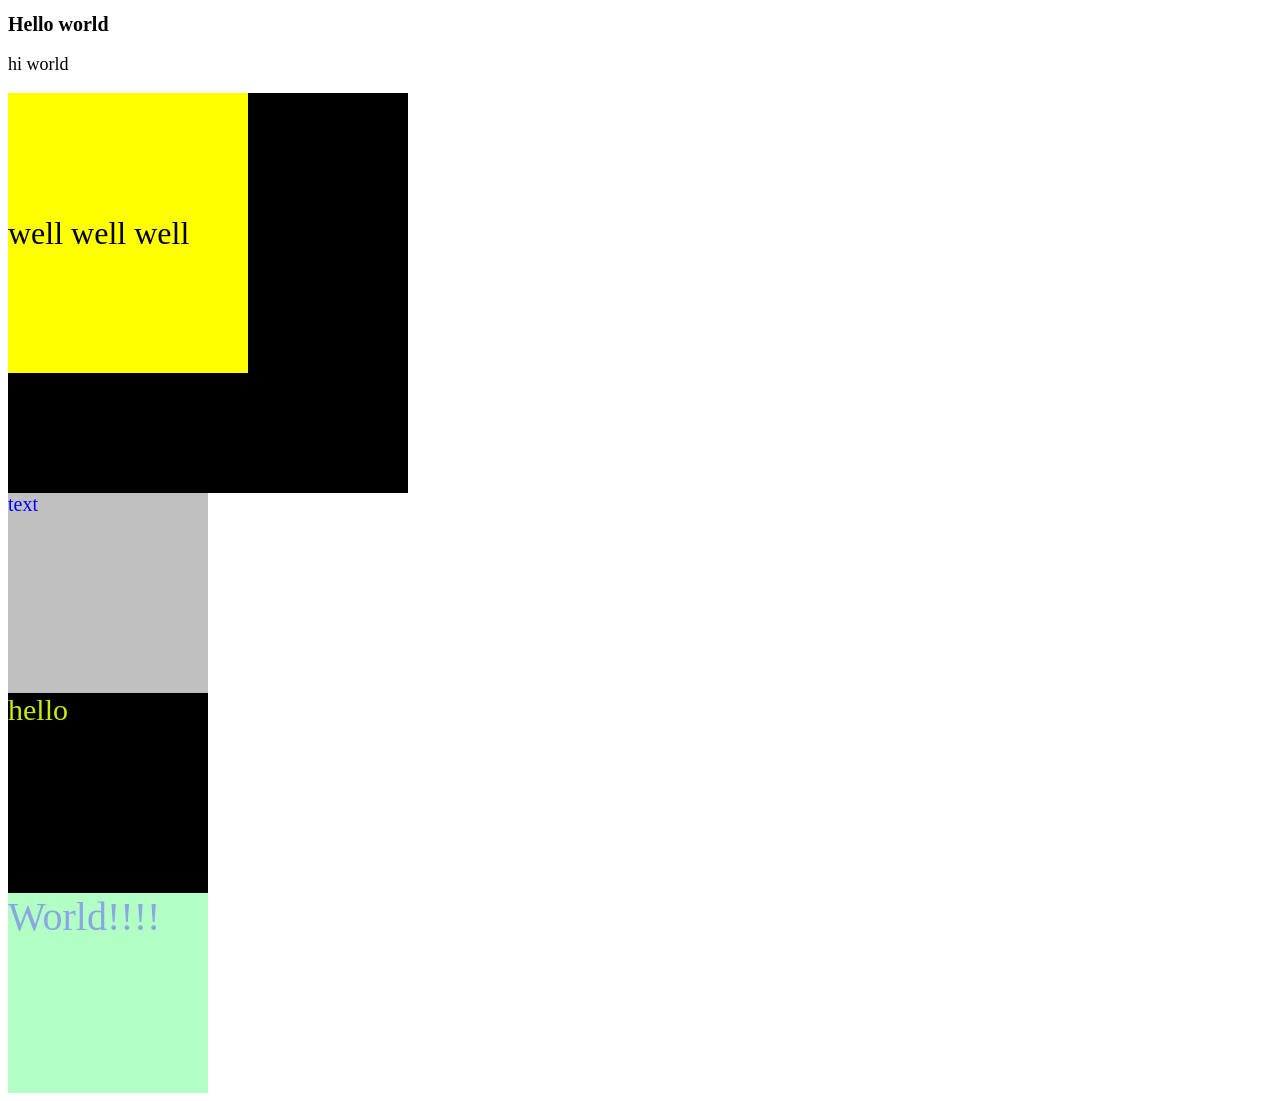
<file: colors.html>
<!DOCTYPE html>
<html lang="en">
<head>
    <meta charset="UTF-8">
    <meta name="viewport" content="width=device-width, initial-scale=1.0">
    <title>project</title>
    <link rel="stylesheet" href="stylesforcolors2.css">
</head>
<body>
    <h1>Hello world</h1>
    <p>hi world</p>
    <div class="box">
        <div class="box1">well well well</div>
    </div>
    <div class="box2">text</div>
    <div class="box3">hello</div>
    <div class="box4">World!!!!</div>
</body>
</html>
</file>
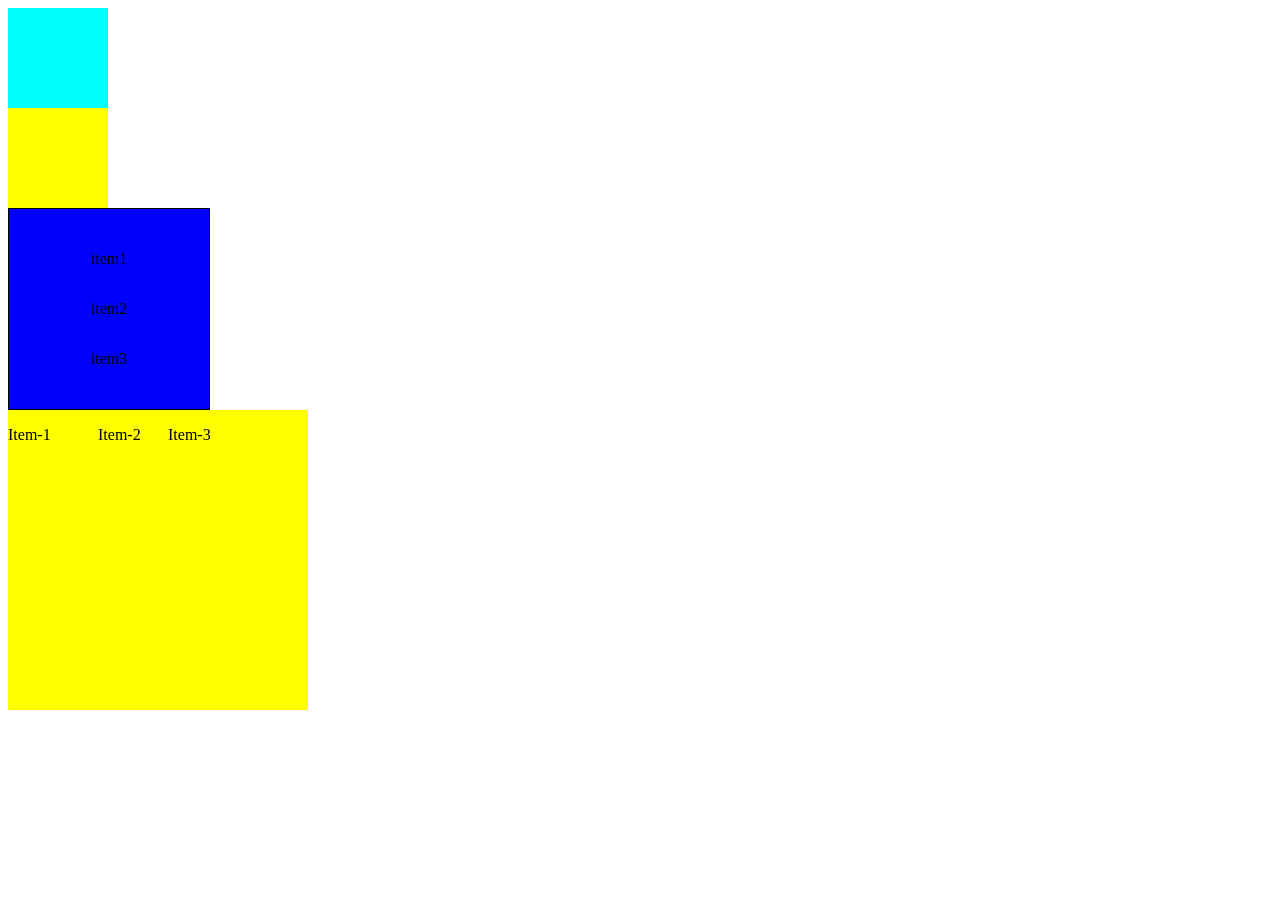
<file: flex.html>
<!DOCTYPE html>
<html lang="en">
<head>
    <meta charset="UTF-8">
    <meta name="viewport" content="width=device-width, initial-scale=1.0">
    <title>Project</title>
    <link rel="stylesheet" href="flex-styles.css">
</head>
<body>
    <div class="block1"></div>
    <div class="block2"></div>
    <div class="block3"></div>

    <div class="forflex">
        <p>item1</p>
        <p>item2</p>
        <p>item3</p>
    </div>

    <div class="size">
        <p class="size1">Item-1</p>
        <p class="size2">Item-2</p>
        <p class="size3">Item-3</p>
    </div>
</body>
</html>
</file>
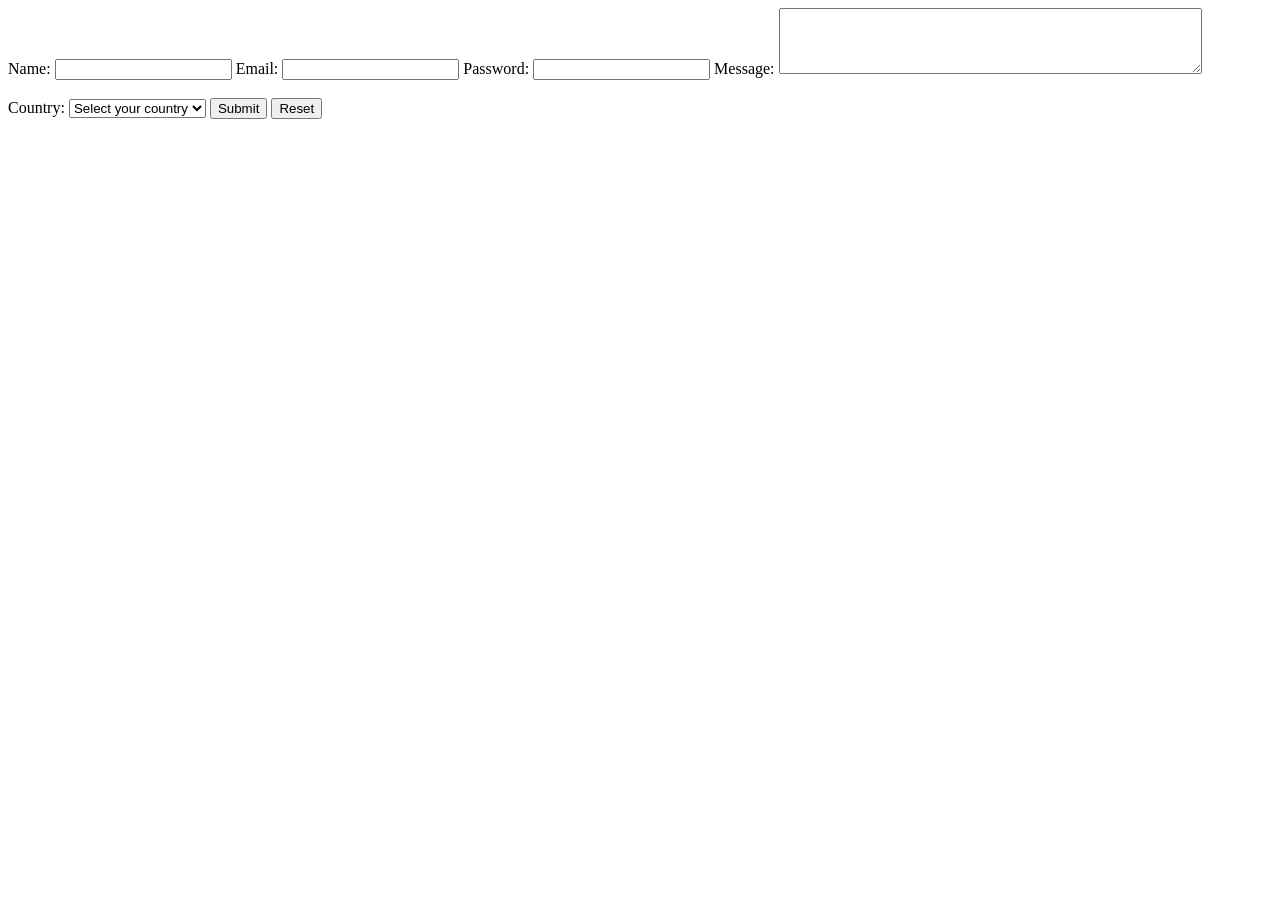
<file: forms.html>
<!DOCTYPE html>
<html lang="en">
<head>
    <meta charset="UTF-8">
    <meta name="viewport" content="width=device-width, initial-scale=1.0">
    <title>project</title>
<body>
    <form action="/submit" method="post">
        <label for="name">Name:</label>
        <input type="text" id="name" name="name" required>
        <label for="email">Email:</label>
        <input type="email" id="email" name="email" required>
        <label for="password">Password:</label>
        <input type="password" id="password" name="password" required>
        <label for="message">Message:</label>
        <textarea id="message" name="message" rows="4" cols="50"></textarea><br><br>
        <label for="country">Country:</label>
        <select id="country" name="country" required>
            <option value="">Select your country</option>
            <option value="us">United States</option>
            <option value="ca">Canada</option>
            <option value="ru">Russia</option>
        </select>
        <button type="submit">Submit</button>
        <button type="reset">Reset</button>
    </form>
</file>
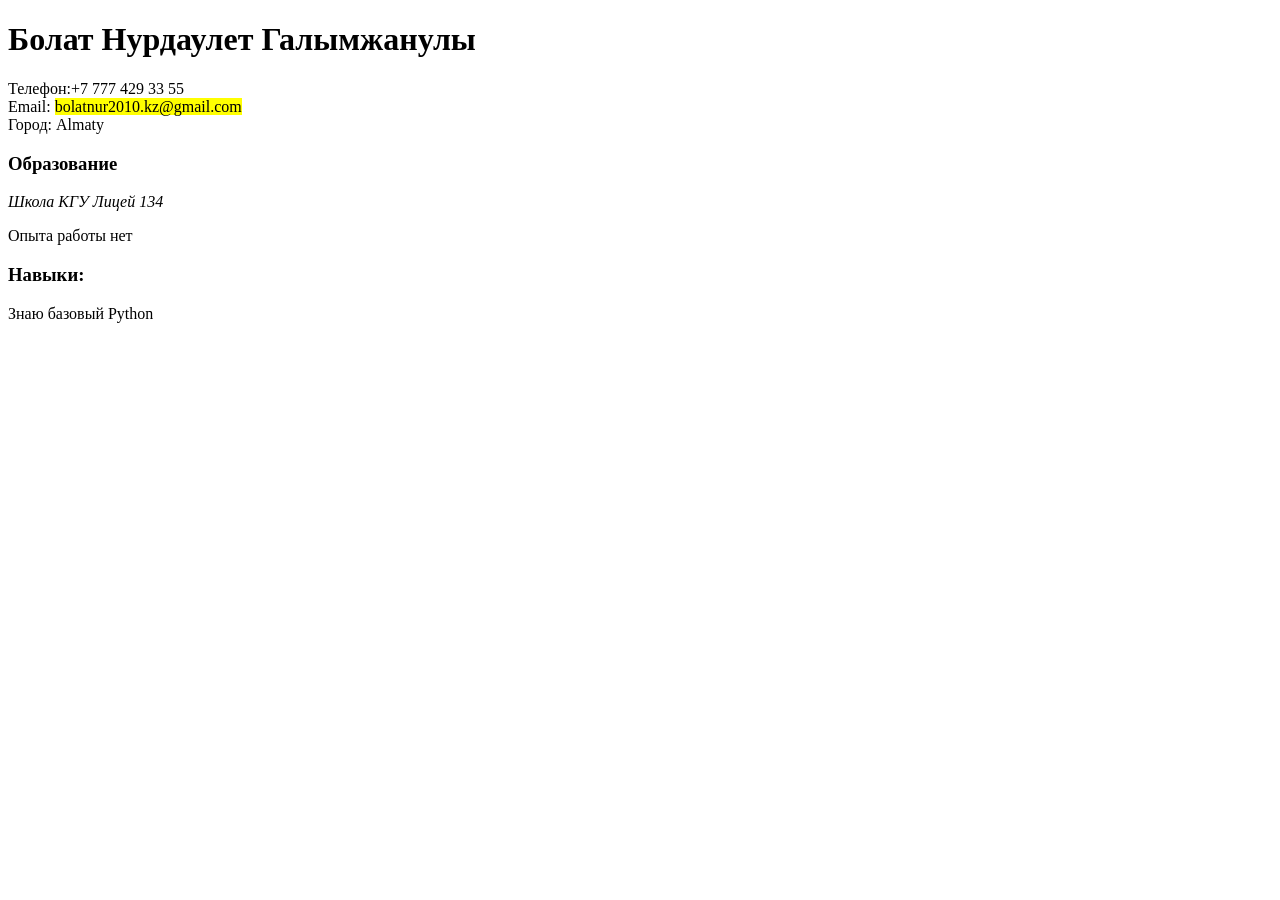
<file: index1.html>
<!DOCTYPE html>
<html lang="en">
<head>
    <meta charset="UTF-8">
    <meta name="viewport" content="width=device-width, initial-scale=1.0">
    <title>resume</title>
</head>

<body>
    <h1>Болат Нурдаулет Галымжанулы</h1>
    <p>Телефон:+7 777 429 33 55<br>Email: <mark>bolatnur2010.kz@gmail.com</mark><br>Город: Almaty</p>
    <h3>Образование</h3>
    <p><i>Школа КГУ Лицей 134</i></p>
    <p>Опыта работы нет</p>
    <h3>Навыки:</h3>
    <p>Знаю базовый Python</p>
</body>
</html>
</file>
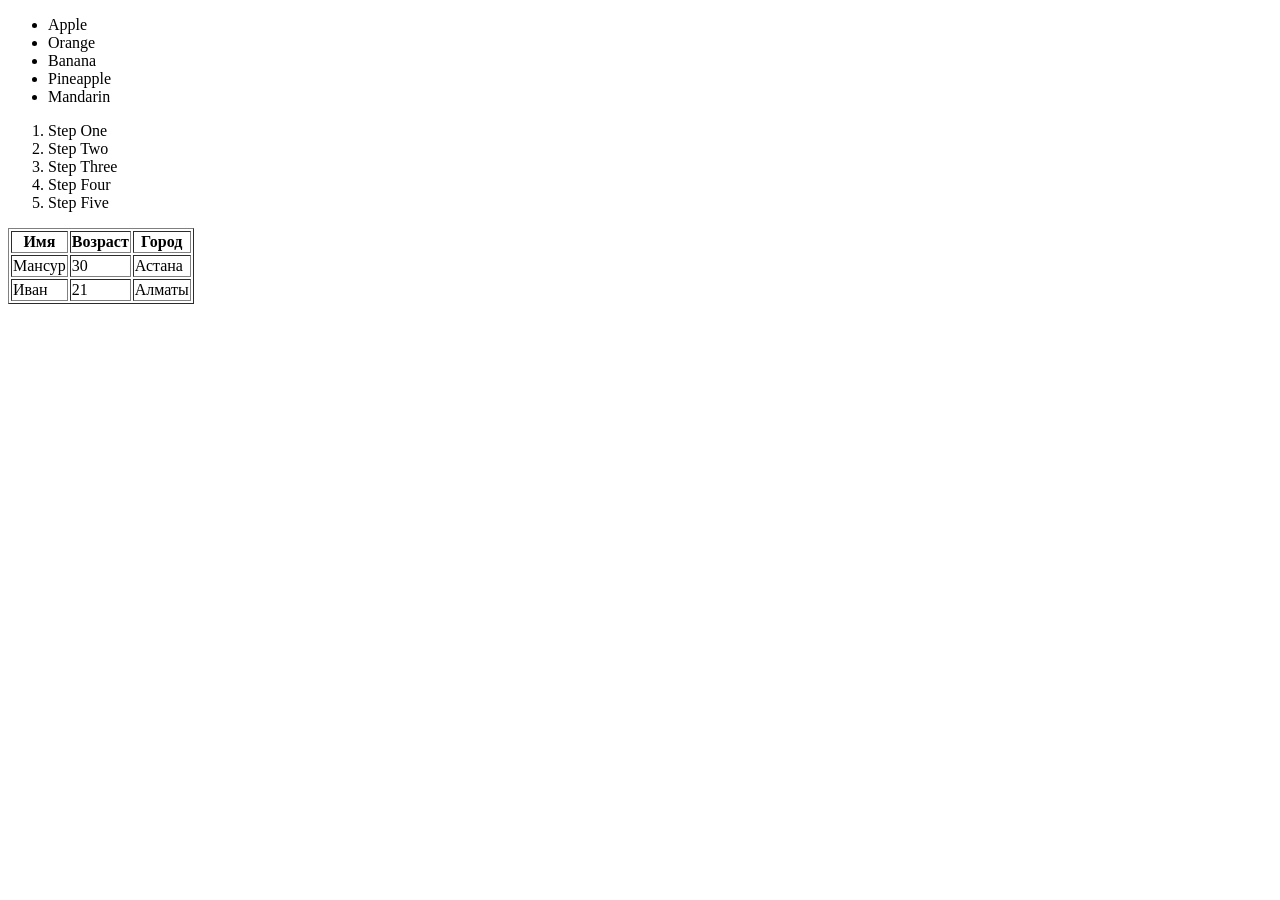
<file: lists.html>
<!DOCTYPE html>
<html lang="en">
<head>
    <meta charset="UTF-8">
    <meta name="viewport" content="width=device-width, initial-scale=1.0">
    <title>project</title>
<body>
    <ul>
        <li>Apple</li>
        <li>Orange</li>
        <li>Banana</li>
        <li>Pineapple</li>
        <li>Mandarin</li>
    </ul>

    <ol>
        <li>Step One</li>
        <li>Step Two</li>
        <li>Step Three</li>
        <li>Step Four</li>
        <li>Step Five</li>
    </ol>

    <table border="1">
        <tr>
            <th>Имя</th>
            <th>Возраст</th>
            <th>Город</th>
        </tr>
        <tr>
            <td>Мансур</td>
            <td>30</td>
            <td>Астана</td>
        </tr>
        <tr>
            <td>Иван</td>
            <td>21</td>
            <td>Алматы</td>
        </tr>
    </table>
</body>
</head>
</html>
</file>
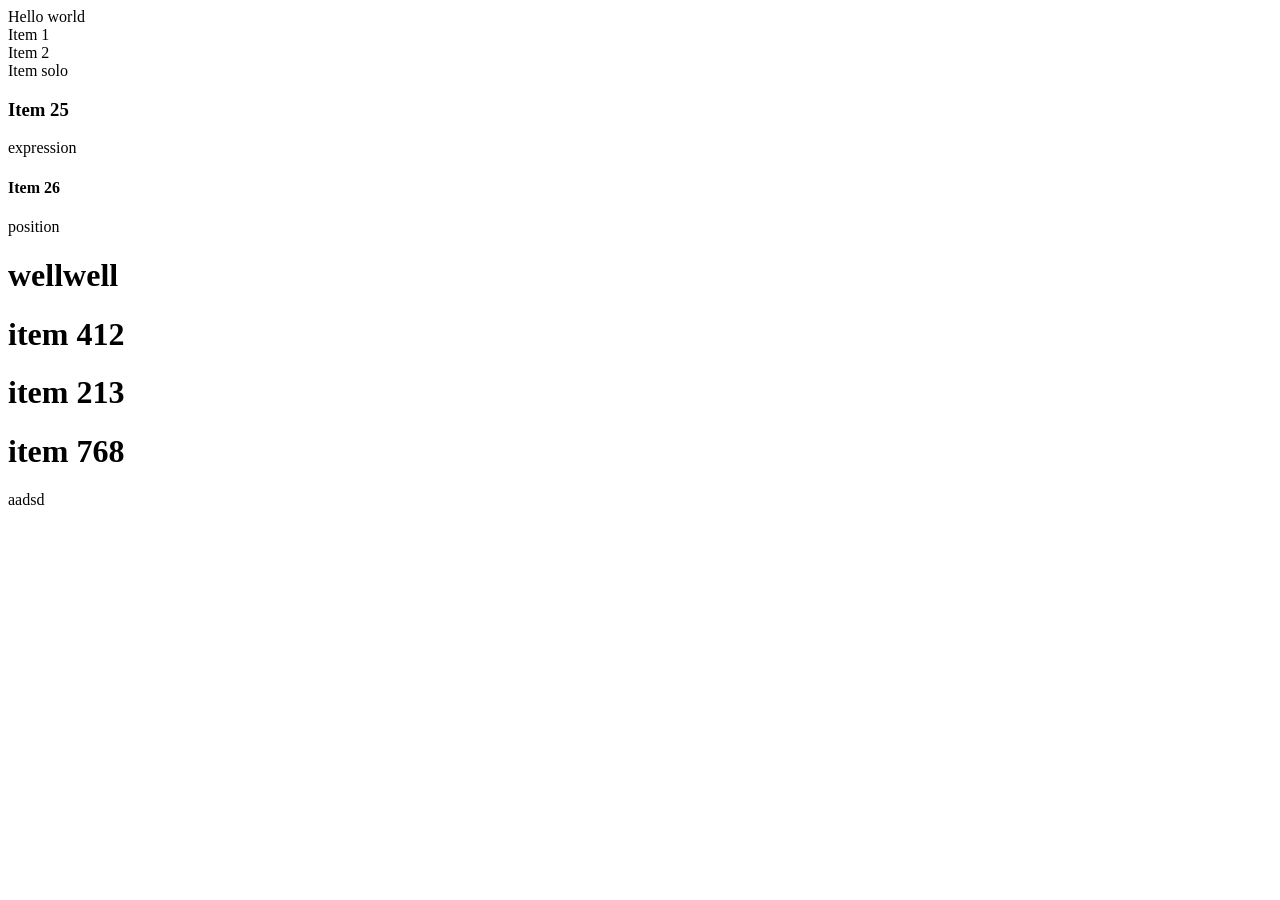
<file: position.html>
<!DOCTYPE html>
<html lang="en">
<head>
    <meta charset="UTF-8">
    <meta name="viewport" content="width=device-width, initial-scale=1.0">
    <title>Project</title>
    <link rel="stylesheet" href="styles.css">
</head>
<body>
    <div class="well">Hello world</div>
    <div class="well">Item 1</div>
    <div class="well">Item 2</div>
    <div class="n1">Item solo</div>
    <div class="n2">
        <h3 class="n22">Item 25</h3>
        <p>expression</p>
        <h4>Item 26</h4>
    </div>
    <div class="n3">position</div>
    <h1 class="n4">wellwell</h1>
    <h1 class="n4">item 412</h1>
    <h1 class="n4">item 213</h1>
    <h1 class="n4">item 768</h1>
    <div class="n5">aadsd</div>


</body>
</html>
</file>
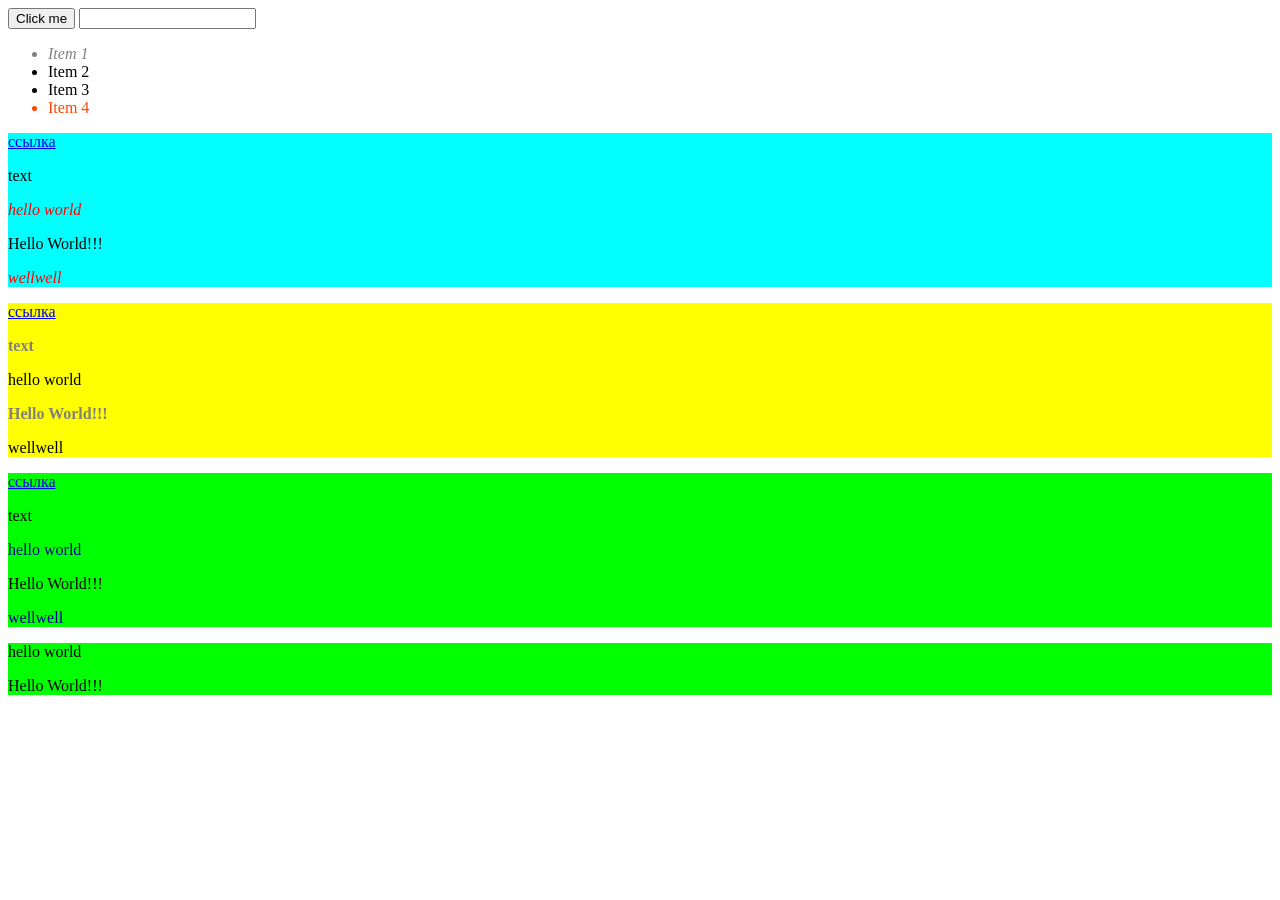
<file: psevdoclass.html>
<!DOCTYPE html>
<html lang="en">
<head>
    <meta charset="UTF-8">
    <meta name="viewport" content="width=device-width, initial-scale=1.0">
    <title>project</title>
    <link rel="stylesheet" href="./psevdostyles.css">
</head>
<body>
    <button class="button">Click me</button>
    <input class="input" type="text">
    <ul>
        <li>Item 1</li>
        <li>Item 2</li>
        <li>Item 3</li>
        <li>Item 4</li>
    </ul>
    <div class="div1">
        <a class="a1" href="#">ссылка</a>
        <p class="p1">text</p>
        <p class="p1">hello world</p>
        <p class="p1">Hello World!!!</p>
        <p class="p1">wellwell</p>
    </div>
    <div class="div2">
        <a class="a2" href="#">ссылка</a>
        <p class="p2">text</p>
        <p class="p2">hello world</p>
        <p class="p2">Hello World!!!</p>
        <p class="p2">wellwell</p>
    </div>
    <div class="div3">
        <a class="a3" href="#">ссылка</a>
        <p class="p3">text</p>
        <p class="p3">hello world</p>
        <p class="p3">Hello World!!!</p>
        <p class="p3">wellwell</p>
    </div>
    <div class="div3">
        <p class="p4">hello world</p>
        <p class="p4">Hello World!!!</p>
    </div>
</body>
</html>
</file>
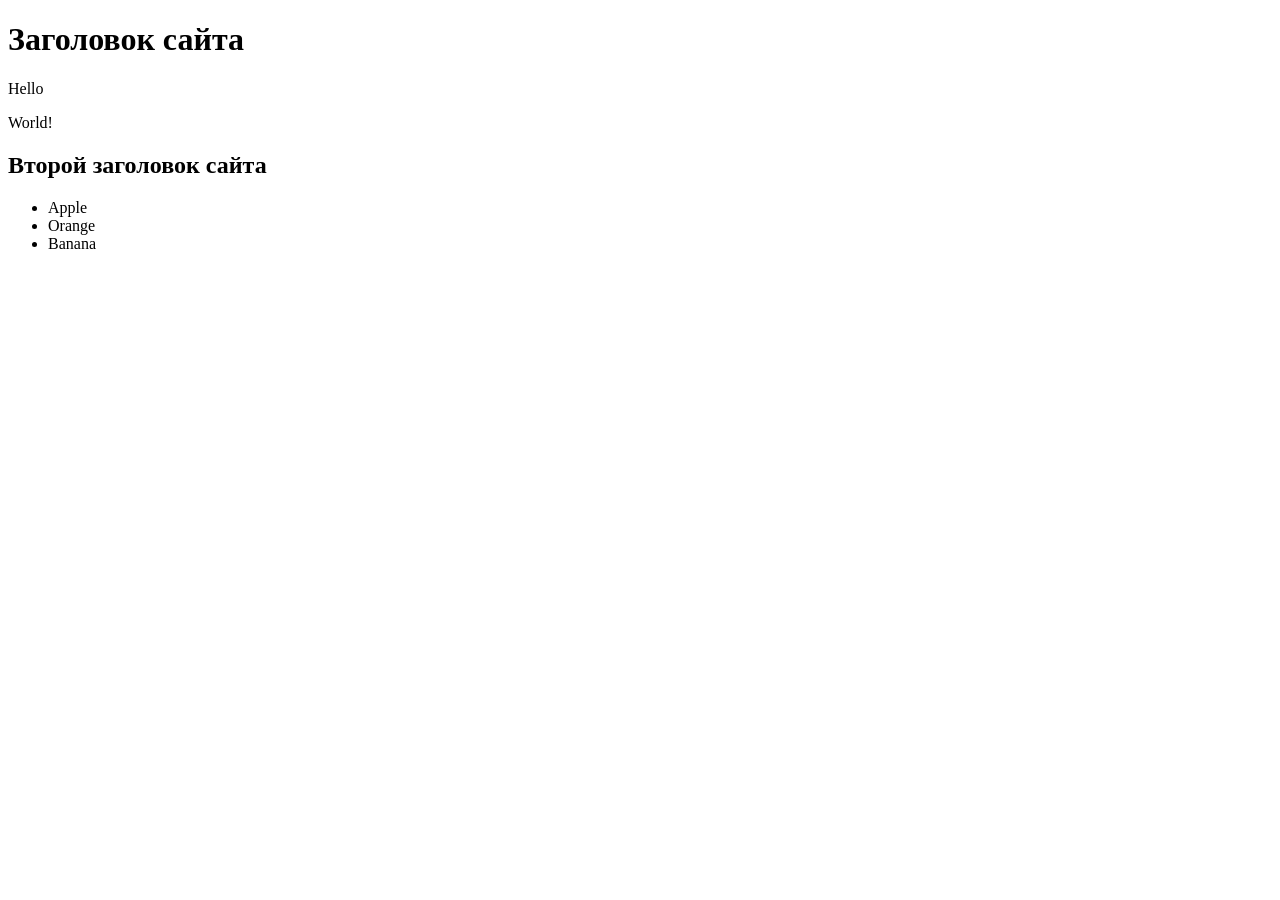
<file: selecrots.html>
<!DOCTYPE html>
<html lang="en">
<head>
    <meta charset="UTF-8">
    <meta name="viewport" content="width=device-width, initial-scale=1.0">
    <title>project</title>
    <link rel="stylesheet" href="styles.css">
<body>
    <h1 id="well">Заголовок сайта</h1>
    <p class="cl">Hello</p>
    <p>World!</p>
    <h2>Второй заголовок сайта</h2>
    <ul>
        <li>Apple</li>
        <li class="cl">Orange</li>
        <li class="cl">Banana</li>
    </ul>
</body>
</head>
</html>
</file>
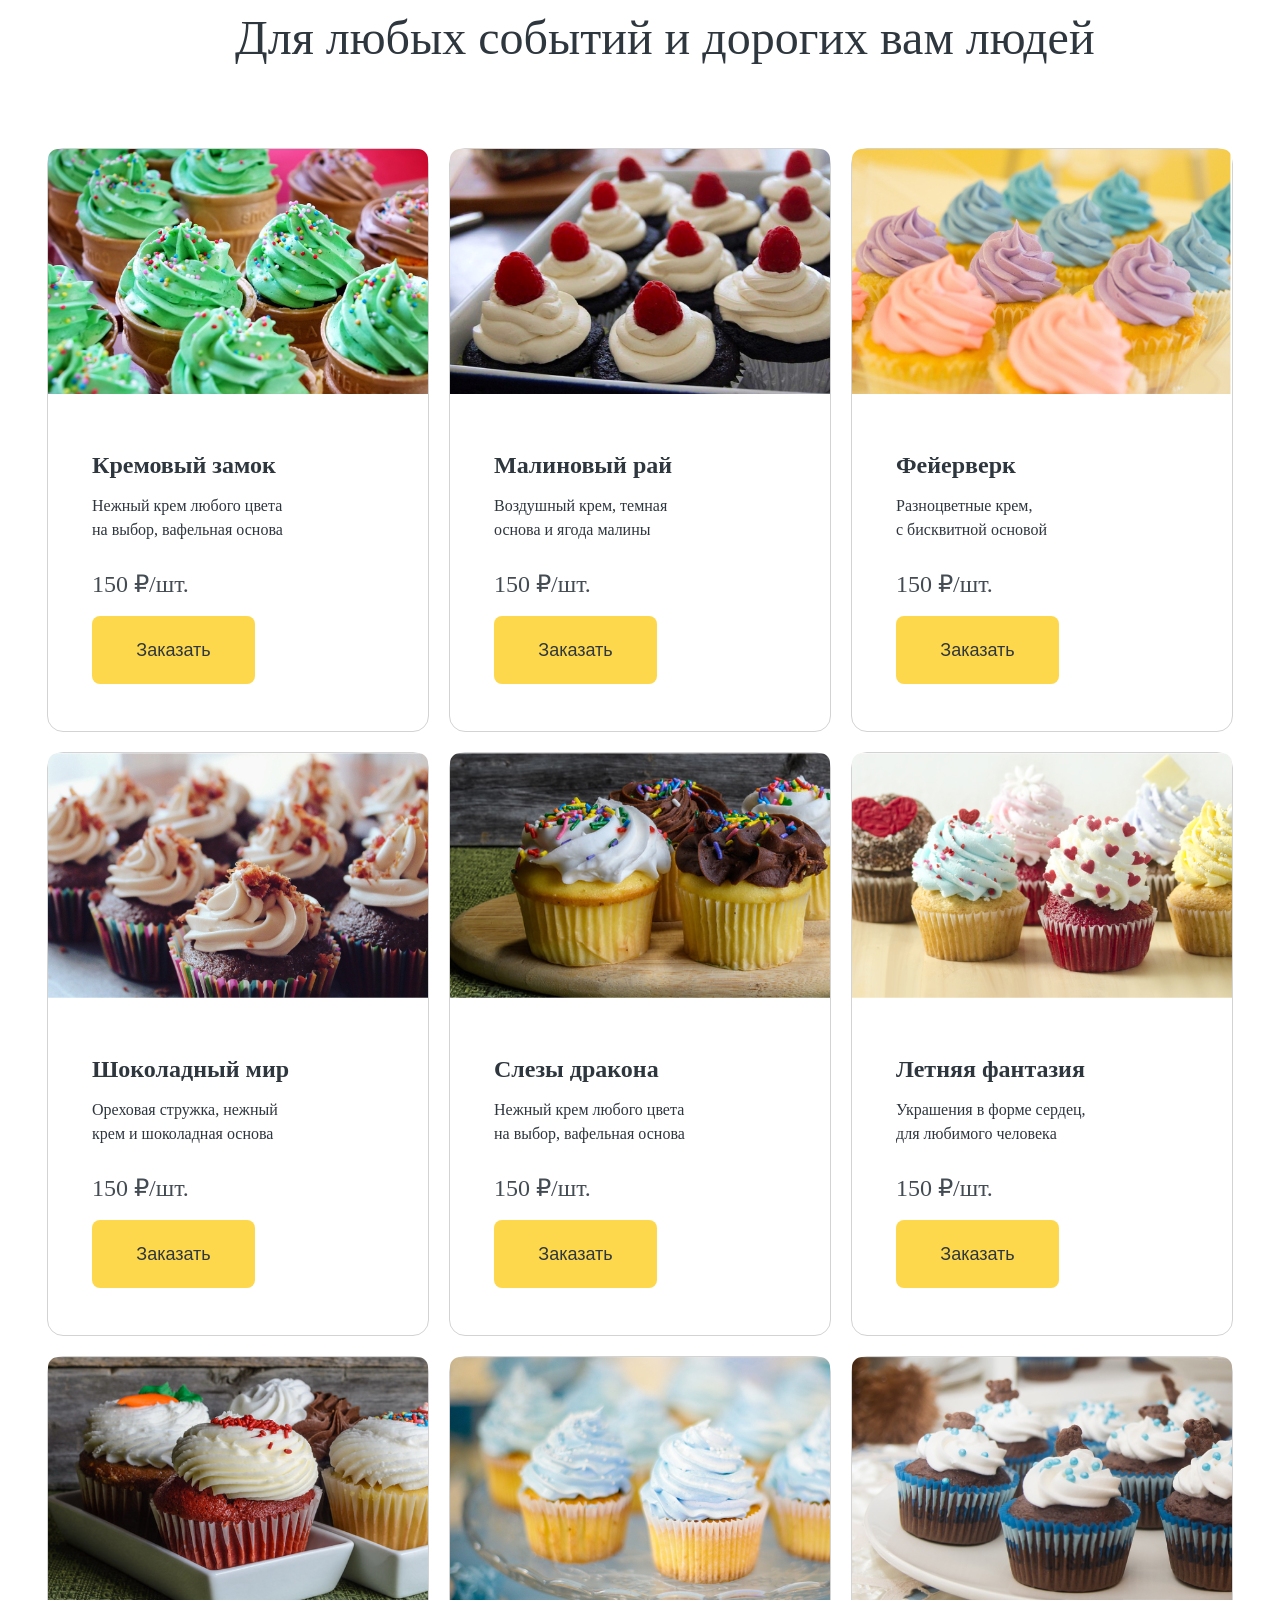
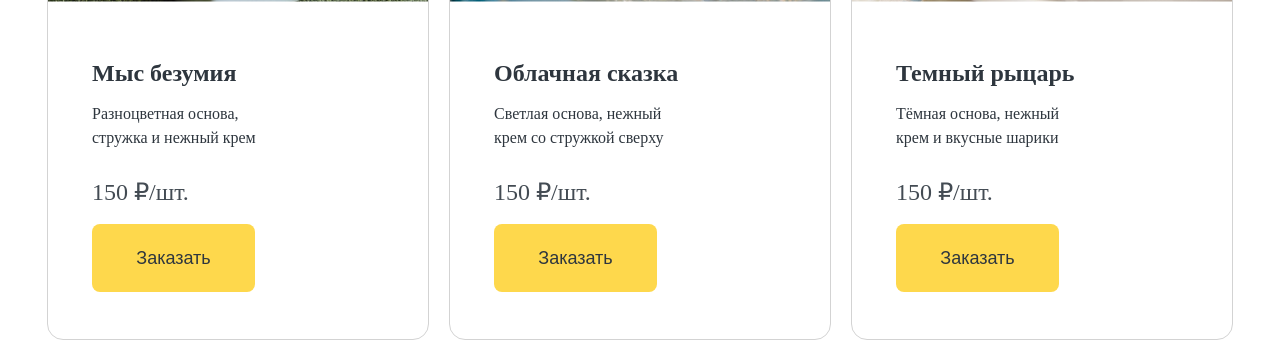
<file: Project/grid.html>
<!DOCTYPE html>
<html lang="en">
    <head>
        <meta charset="UTF-8">
        <meta name="viewport" content="width=device-width, initial-scale=1.0">
        <title>project</title>
        <link rel="stylesheet" href="gridstyles.css">
    </head>
    <body>
        <div class="maintext">Для любых событий и дорогих вам людей </div>
        <div class="main">
            <div class="item1">
                <img src="cake1.svg" alt="cake" width="380px" height="245px">
                <div class="text1">Кремовый замок</div>
                <div class="text2">Нежный крем любого цвета<br> на выбор, вафельная основа</div>
                <div class="text3">150 ₽/шт.</div>
                <button class="button1">Заказать</button>
            </div>
            <div class="item1">
                <img src="cake2.svg" alt="cake" width="380px" height="245px">
                <div class="text1">Малиновый рай</div>
                <div class="text2">Воздушный крем, темная<br> основа и ягода малины</div>
                <div class="text3">150 ₽/шт.</div>
                <button class="button1">Заказать</button>
            </div>
            <div class="item1">
                <img src="cake3.svg" alt="cake" width="380px" height="245px">
                <div class="text1">Фейерверк</div>
                <div class="text2">Разноцветные крем,<br> с бисквитной основой</div>
                <div class="text3">150 ₽/шт.</div>
                <button class="button1">Заказать</button>
            </div>
            <div class="item1">
                <img src="cake4.svg" alt="cake" width="380px" height="245px">
                <div class="text1">Шоколадный мир</div>
                <div class="text2">Ореховая стружка, нежный<br> крем и шоколадная основа</div>
                <div class="text3">150 ₽/шт.</div>
                <button class="button1">Заказать</button>
            </div>
            <div class="item1">
                <img src="cake5.svg" alt="cake" width="380px" height="245px">
                <div class="text1">Слезы дракона</div>
                <div class="text2">Нежный крем любого цвета<br> на выбор, вафельная основа</div>
                <div class="text3">150 ₽/шт.</div>
                <button class="button1">Заказать</button>
            </div>
            <div class="item1">
                <img src="cake6.svg" alt="cake" width="380px" height="245px">
                <div class="text1">Летняя фантазия</div>
                <div class="text2">Украшения в форме сердец,<br> для любимого человека</div>
                <div class="text3">150 ₽/шт.</div>
                <button class="button1">Заказать</button>
            </div>
            <div class="item1">
                <img src="cake7.svg" alt="cake" width="380px" height="245px">
                <div class="text1">Мыс безумия</div>
                <div class="text2">Разноцветная основа,<br> стружка и нежный крем</div>
                <div class="text3">150 ₽/шт.</div>
                <button class="button1">Заказать</button>
            </div>
            <div class="item1">
                <img src="cake8.svg" alt="cake" width="380px" height="245px">
                <div class="text1">Облачная сказка</div>
                <div class="text2">Светлая основа, нежный<br> крем со стружкой сверху</div>
                <div class="text3">150 ₽/шт.</div>
                <button class="button1">Заказать</button>
            </div>
            <div class="item1">
                <img src="cake9.svg" alt="cake" width="380px" height="245px">
                <div class="text1">Темный рыцарь</div>
                <div class="text2">Тёмная основа, нежный<br> крем и вкусные шарики</div>
                <div class="text3">150 ₽/шт.</div>
                <button class="button1">Заказать</button>
            </div>
        </div>
    </body>
</html>
</file>
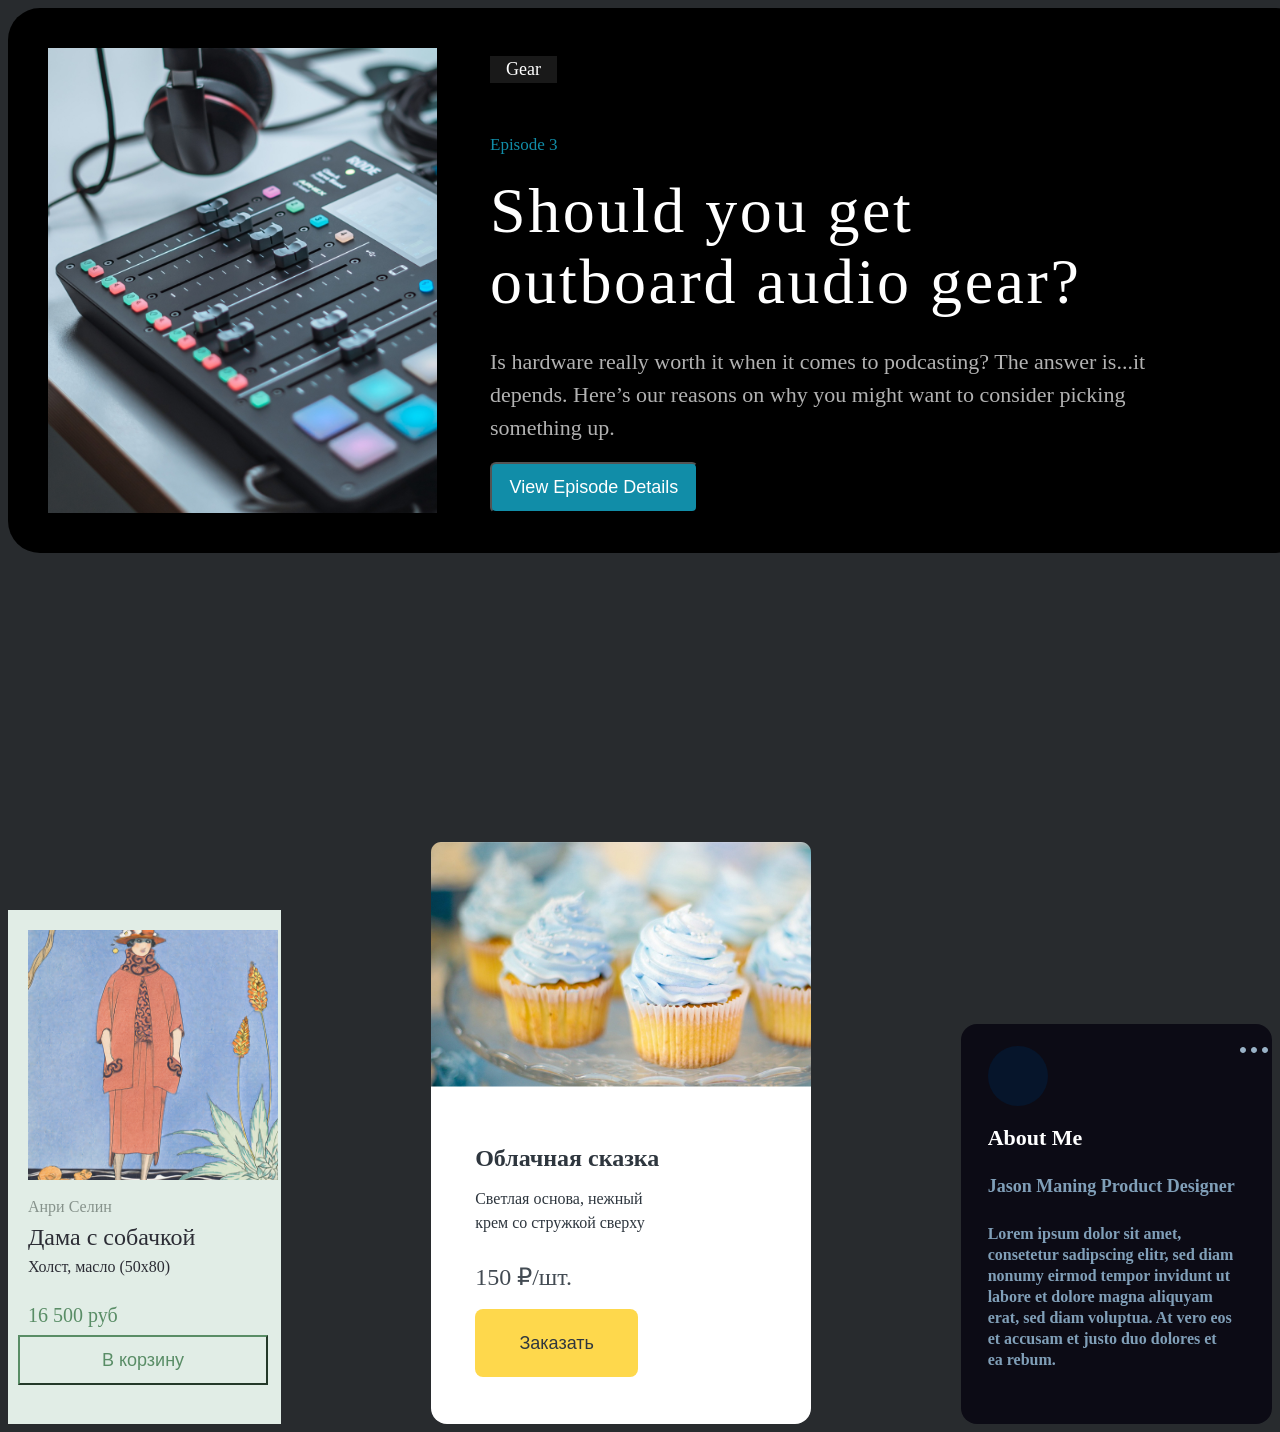
<file: Project/main.html>
<!DOCTYPE html>
<html lang="en">
    <head>
        <meta charset="UTF-8">
        <meta name="viewport" content="width=device-width, initial-scale=1.0">
        <title>project</title>
        <link rel="stylesheet" href="styles.css">
    </head>
    <body>
        <div class="card1">
            <img src="Frame.svg" alt="mic" width="389px" height="465px">
            <div class="part1">
                <div class="gear">Gear</div>
                <div class="episode">Episode 3</div>
                <div class="text">Should you get<br> outboard audio gear?</div>
                <div class="littletext">Is hardware really worth it when it comes to podcasting? The answer is...it<br> depends. Here’s our reasons on why you might want to consider picking<br> something up.</div>
                <button class="btn1">View Episode Details</button>
            </div>
        </div>

        <div class="cards">
            <div class="card2">
                <img src="03.svg" alt="1" width="250px" height="250px">
                <div class="Anri">Анри Селин</div>
                <div class="Dama">Дама с собачкой</div>
                <div class="holst">Холст, масло (50х80)</div>
                <div class="price">16 500 руб</div>
                <button class="btn2">В корзину</button>
            </div>

            <div class="card3">
                <img src="img.svg" alt="1" width="380px" height="245px">
                <div class="Skazka">Облачная сказка</div>
                <div class="littletext1">Светлая основа, нежный<br> крем со стружкой сверху</div>
                <div class="price1">150 ₽/шт.</div>
                <button class="btn3">Заказать</button>
            </div>

            <div class="card4">
                <div class="images">
                    <img src="Ellipse_1.svg" alt="1" width="60px" height="60px" class="img1">
                    <img src="dotted_icon.svg" alt="1" width="28px" height="6px" class="img2">
                </div>
                <div class="About">About Me</div>
                <div class="littletext2">Jason Maning Product Designer</div>
                <div class="bigtext">Lorem ipsum dolor sit amet,<br> consetetur sadipscing elitr, sed diam nonumy eirmod tempor invidunt ut<br> labore et dolore magna aliquyam<br> erat, sed diam voluptua. At vero eos<br> et accusam et justo duo dolores et<br> ea rebum. </div>
            </div>
        </div>
    </body>
</html>
</file>
<file: stylesforcolors2.css>
h1 {
    font-size: 20px;
}

p {
    font-size: 18px;
}


.box1 {
    width: 15rem;
    height: 70%;
    font-size: 2em;
    color: black;
    background-color: yellow;
    align-content: center;
    justify-content: center;
}


.box {
    width: 400px;
    height: 400px;
    background-color: black;
}


.box2 {
    width:200px;
    height:200px;
    font-size: 20px;
    color: #0000FF;
    background-color: #C0C0C0
}

.box3 {
    width: 200px;
    height: 200px;
    font-size: 30px;
    color: rgb(203, 234, 8);
    background-color: rgb(0, 0, 0)
}

.box4 {
    width: 200px;
    height: 200px;
    font-size: 40px;
    color: rgba(100, 78, 255, 0.5);
    background-color: rgba(0, 255, 68, 0.3)
}
</file>
<file: flex-styles.css>
.block1 {
    display: block;
    background-color: aqua;
    height: 100px;
    width: 100px;
}

.block2 {
    display: inline;
    background-color: lime;
    height: 100px;
    width: 100px;
}

.block3 {
    display: flex;
    background-color: yellow;
    height: 100px;
    width: 100px;
}

.forflex {
    display: flex;
    background-color: blue;
    border: 1px solid black;
    height: 200px;
    width: 200px;
    flex-direction: column;
    flex-wrap: wrap;
    flex-flow: column;
    justify-content: center;
    align-items: center;
    align-content: center;
}

.size {
    display: flex;
    background-color: yellow;
    height: 300px;
    width: 300px;
    flex-wrap: wrap;
}

.size1 {
    flex: 0 0 30%
}

.size2 {
    flex: 1 1 20%
}

.size3 {
    flex: 2 3 40%
}
</file>
<file: styles.css>
.card1 {
    display: flex;
    background-color: #000000;
    width: 1300px;
    height: 545px;
    border-radius: 32px;
    gap: 53px;
}

.card1 img {
    display: flex;
    margin-top: 40px;
    margin-left: 40px;
}


.gear {
    display: flex;
    height: 27px;
    width: fit-content;
    margin-top: 48px;
    background-color: #191919;
    color: #FFFFFF;
    font-weight: 400;
    font-size: 18px;
    line-height: 27px;
    padding: 0 16px;
    margin-bottom: 48.44px;
}

.episode {
    display: flex;
    font-weight: 400;
    font-size: 17px;
    line-height: 27px;
    color: #118DA8;
    margin-bottom: 18px;
}

.text {
    display: flex;
    color: #FFFFFF;
    font-weight: 400;
    font-size: 64px;
    line-height: 70.4px;
    letter-spacing: 2.56px;
    margin-bottom: 28px;
}

.littletext {
    display: flex;
    color: #FFFFFFB2;
    font-weight: 400;
    font-size: 22px;
    line-height: 33px;
    margin-bottom: 18px;
}

.btn1 {
    
    width: 208px;
    height: 51px;
    border-radius: 6px;
    background-color: #118DA8;
    color: #FFFFFF;
    font-weight: 400;
    font-size: 18px;
    line-height: 27px;
}
</file>
<file: psevdostyles.css>
.button:hover {
    background-color: darkblue;
    color:beige;
}

.input:focus {
    border: 5px solid;
    border-color: blue;
}

li:first-child {
    font-style: italic;
    color: gray
}

li:last-child {
    color: orangered
}

.div1 {
    background-color: aqua;
}

.div2 {
    background-color: yellow;
}

.div3 {
    background-color: lime;
}

.a1:hover {
    color:black;
}

.a2:hover {
    color: lime;
}

.a3:hover {
    color:white;
}

.p1:nth-child(odd) {
    color: red;
    font-style:italic;
}

.p2:nth-child(even) {
    color: gray;
    font-weight:bold;
}

.p3:nth-child(odd) {
    color: darkblue;
}



.p4:hover {
    color:blue;
} 

.p4:last-child:active {
    color: blue;
}
</file>
<file: Project/gridstyles.css>
body {
    display: flex;
    align-items: center;
    justify-content: center;
    background-color: #FFFFFF;
    flex-direction: column;
}

.maintext {
    width: 1180px;
    height: 60px;
    font-weight: 500;
    font-size: 48px;
    line-height: 60px;
    color: #2E363E;
    align-items: center;
    margin-left: 370px;
}

.main {
    display: grid;
    grid-template-columns: 1fr 1fr 1fr;
    grid-template-rows: 1fr 1fr 1fr;
    gap: 20px;
    margin-top: 80px;
}

.item1 {
    width: 380px;
    height: 582px;
    border-radius: 16px;
    border: solid 1px lightgray;
}

.text1 {
    font-weight: 700;
    font-size: 24px;
    line-height: 143%;
    color: #2E363E;
    margin-top: 50px;
    margin-left: 44px;
}

.text2 {
    font-weight: 400;
    font-size: 16px;
    line-height: 150%;
    color: #2E363E;
    margin-top: 12px;
    margin-left: 44px;
}

.text3 {
    font-weight: 500;
    font-size: 24px;
    line-height: 150%;
    color: #434B53;
    margin-top: 24px;
    margin-left: 44px;
}

.button1 {
    width: 163px;
    height: 68px;
    background-color: #FED84C;
    border-radius: 8px;
    border: none;
    font-weight: 500;
    font-size: 18px;
    line-height: 152%;
    color: #2E363E;
    margin-top: 14px;
    margin-left: 44px;
}
</file>
<file: Project/styles.css>
body {
    background-color: rgb(40, 43, 46);
}

.card1 {
    display: flex;
    background-color: #000000;
    width: 1300px;
    height: 545px;
    border-radius: 32px;
    gap: 53px;
    margin-bottom: 289px;
}

.card1 img {
    display: flex;
    margin-top: 40px;
    margin-left: 40px;
}


.gear {
    display: flex;
    height: 27px;
    width: fit-content;
    margin-top: 48px;
    background-color: #191919;
    color: #FFFFFF;
    font-weight: 400;
    font-size: 18px;
    line-height: 27px;
    padding: 0 16px;
    margin-bottom: 48.44px;
}

.episode {
    display: flex;
    font-weight: 400;
    font-size: 17px;
    line-height: 27px;
    color: #118DA8;
    margin-bottom: 18px;
}

.text {
    display: flex;
    color: #FFFFFF;
    font-weight: 400;
    font-size: 64px;
    line-height: 70.4px;
    letter-spacing: 2.56px;
    margin-bottom: 28px;
}

.littletext {
    display: flex;
    color: #FFFFFFB2;
    font-weight: 400;
    font-size: 22px;
    line-height: 33px;
    margin-bottom: 18px;
}

.btn1 {
    width: 208px;
    height: 51px;
    border-radius: 6px;
    background-color: #118DA8;
    color: #FFFFFF;
    font-weight: 400;
    font-size: 18px;
    line-height: 27px;
}




.card2 {
    background-color: #E1EDE6;
    width: 290px;
    height: 514px;
    margin-top: 68px;
}

.card2 img {
    margin-top: 20px;
    margin-left: 20px;
}

.Anri {
    display: flex;
    font-weight: 500;
    font-size: 16px;
    line-height: 100%;
    color: #86928B;
    margin-top: 15px;
    margin-left: 20px;
}

.Dama {
    display: flex;
    font-weight: 500;
    font-size: 24px;
    line-height: 100%;
    color: #2C2D35;
    margin-top: 10px;
    margin-left: 20px;
}

.holst {
    display: flex;
    font-weight: 500;
    font-size: 16px;
    line-height: 100%;
    color: #2C2D35;
    margin-top: 10px;
    margin-left: 20px;
}

.price {
    display: flex;
    font-weight: 500;
    font-size: 20px;
    line-height: 100%;
    color: #598D66;
    margin-top: 30px;
    margin-left: 20px;
}

.btn2 {
    width: 250px;
    height: 50px;
    background-color: #E1EDE6;
    color: #598D66;
    border-color: #598D66;
    font-weight: 500;
    font-size: 18px;
    line-height: 100%;
    margin-top: 10px;
    margin-left: 10px;
}





.card3 {
    background-color: #FFFFFF;
    width: 380px;
    height: 582px;
    border-radius: 16px;
}

.Skazka {
    display: flex;
    font-weight: 700;
    font-size: 24px;
    line-height: 143%;
    color: #2E363E;
    margin-top: 50px;
    margin-left: 44px;
}

.littletext1 {
    display: flex;
    font-weight: 400;
    font-size: 16px;
    line-height: 150%;
    color: #2E363E;
    margin-top: 12px;
    margin-left: 44px;
}

.price1 {
    display: flex;
    font-weight: 500;
    font-size: 24px;
    line-height: 150%;
    color: #434B53;
    margin-top: 24px;
    margin-left: 44px;
}

.btn3 {
    width: 163px;
    height: 68px;
    background-color: #FED84C;
    color: #2E363E;
    font-weight: 500;
    font-size: 18px;
    line-height: 152%;
    margin-top: 14px;
    margin-left: 44px;
    border: none;
    border-radius: 8px;
}








.card4 {
    background-color: #0C0B15;
    width: 330px;
    height: 400px;
    border-radius: 16px;
    margin-top: 182px;
}

.images {
    display: flex;
    gap: 192px;
}

.img1 {
    margin-left: 27px;
    margin-top: 22px;
}

.img2 {
    margin-top: 23px;
}

.About {
    display: flex;
    font-weight: 600;
    font-size: 22px;
    line-height: 27px;
    color: #FFFFFF;
    margin-top: 18.3px;
    margin-left: 26.5px;
}

.littletext2 {
    display: flex;
    font-weight: 600;
    font-size: 18px;
    line-height: 22px;
    color: #809FB8;
    margin-top: 24px;
    margin-left: 26.5px;
}

.bigtext {
    display: flex;
    font-weight: 600;
    font-size: 16px;
    line-height: 21px;
    color: #809FB8;
    margin-top: 26px;
    margin-left: 26.5px;
}


.cards {
    display: flex;
    gap: 150px;
}
</file>
